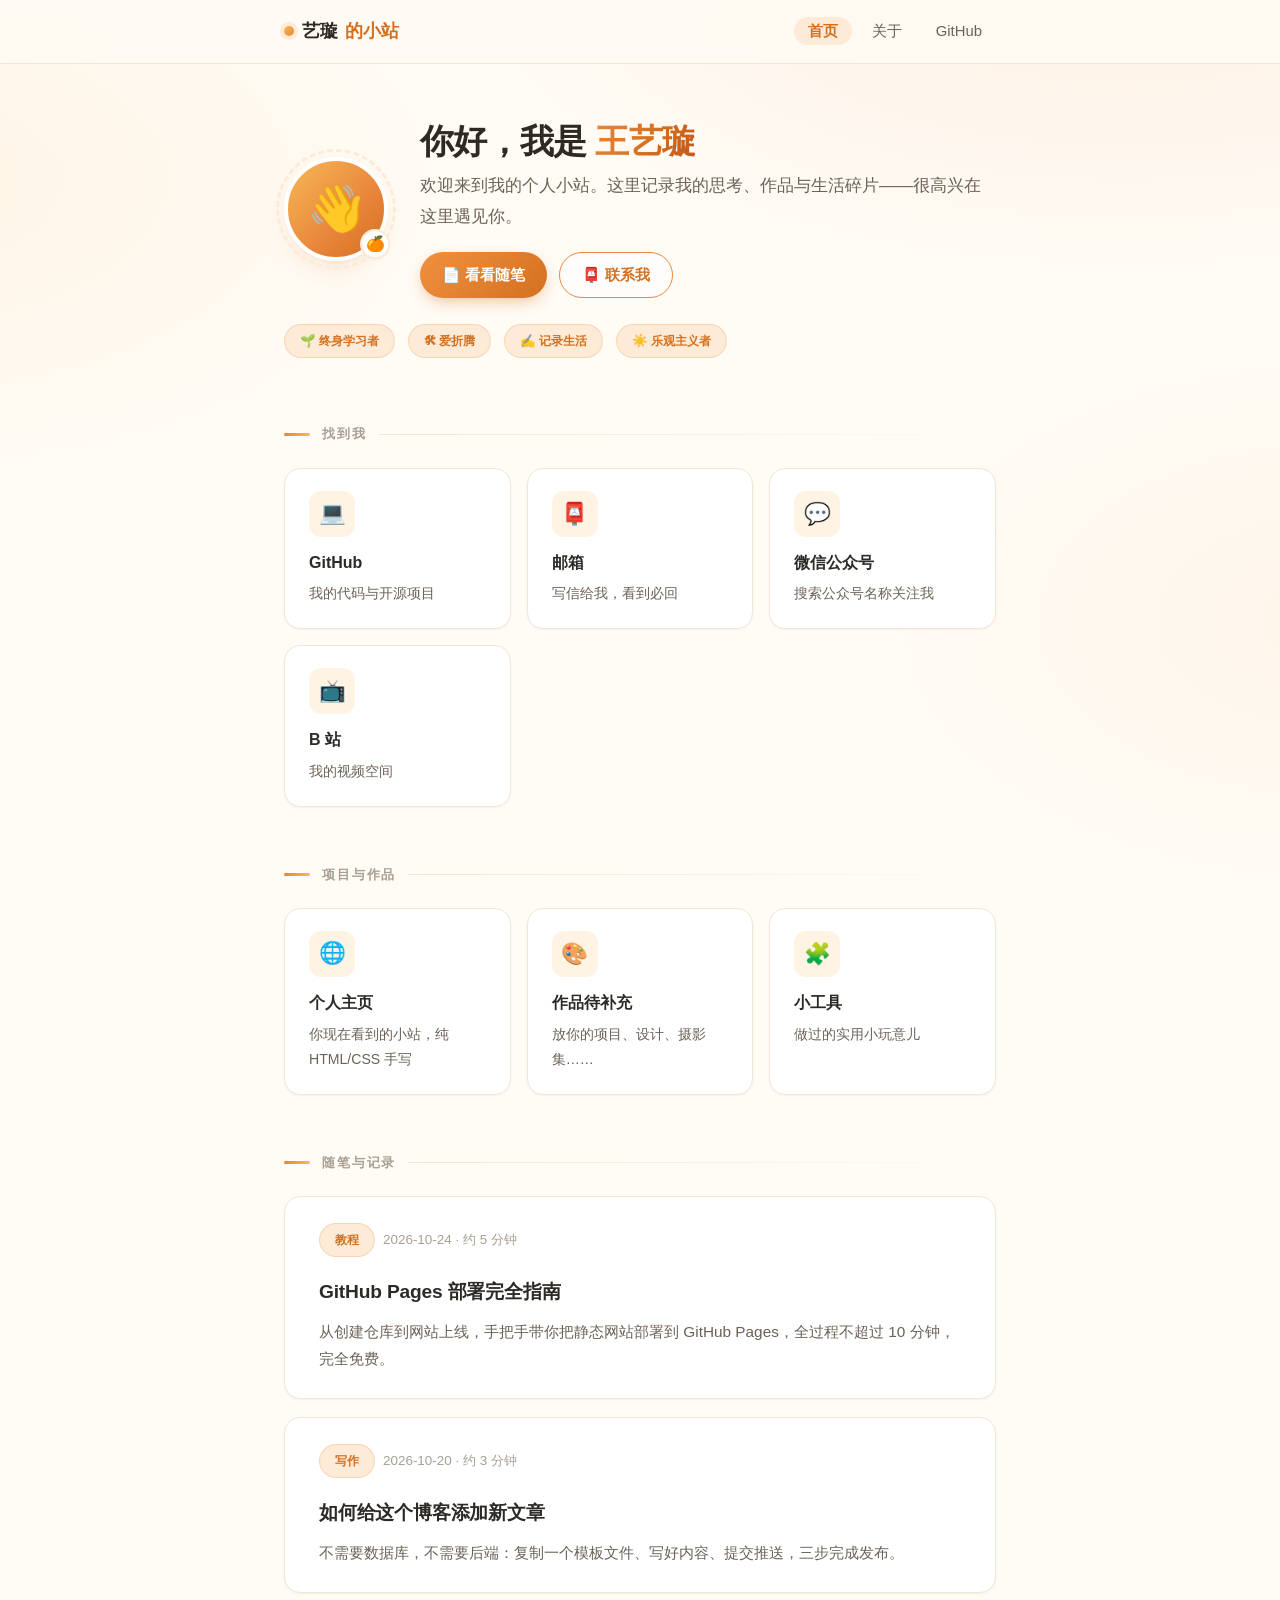
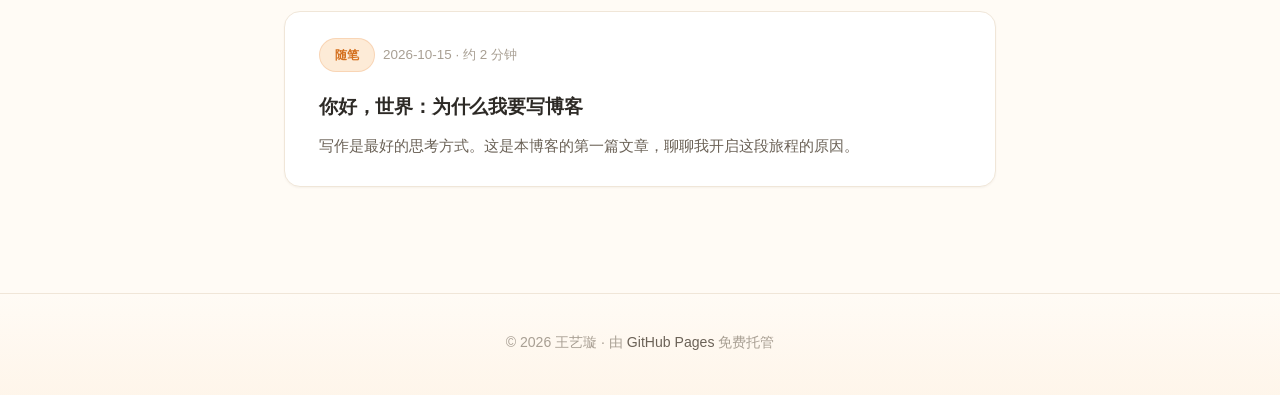
<file: index.html>
<!DOCTYPE html>
<html lang="zh-CN">
<head>
  <meta charset="UTF-8">
  <meta name="viewport" content="width=device-width, initial-scale=1.0">
  <title>王艺璇 · 个人主页</title>
  <meta name="description" content="王艺璇的个人主页：关于我、我的项目与随笔">
  <link rel="stylesheet" href="css/style.css">
</head>
<body>
  <header class="site-header">
    <nav class="nav" aria-label="主导航">
      <a class="nav-logo" href="index.html">艺璇<span>的小站</span></a>
      <ul class="nav-links">
        <li><a href="index.html" class="active">首页</a></li>
        <li><a href="about.html">关于</a></li>
        <li><a href="https://github.com/3278155436" target="_blank" rel="noopener">GitHub</a></li>
      </ul>
    </nav>
  </header>

  <main>
    <!-- 个人介绍 -->
    <section class="profile fade-up" aria-label="自我介绍">
      <div class="avatar-wrap">
        <div class="avatar" aria-hidden="true">👋</div>
        <div class="avatar-badge" aria-hidden="true">🍊</div>
      </div>
      <div>
        <h1>你好，我是 <span class="name">王艺璇</span></h1>
        <p class="bio">欢迎来到我的个人小站。这里记录我的思考、作品与生活碎片——很高兴在这里遇见你。</p>
        <div class="hero-cta">
          <a class="btn btn-primary" href="#posts">📄 看看随笔</a>
          <a class="btn btn-outline" href="#contact">📮 联系我</a>
        </div>
      </div>
    </section>

    <div class="tag-row fade-up" aria-label="身份标签">
      <span class="tag">🌱 终身学习者</span>
      <span class="tag">🛠 爱折腾</span>
      <span class="tag">✍️ 记录生活</span>
      <span class="tag">☀️ 乐观主义者</span>
    </div>

    <!-- 社交 / 联系方式 -->
    <h2 class="section-title" id="contact">找到我</h2>
    <div class="card-grid fade-up">
      <a class="card" href="https://github.com/3278155436" target="_blank" rel="noopener">
        <span class="card-icon">💻</span>
        <h3>GitHub</h3>
        <p>我的代码与开源项目</p>
      </a>
      <a class="card" href="mailto:3278155436@qq.com">
        <span class="card-icon">📮</span>
        <h3>邮箱</h3>
        <p>写信给我，看到必回</p>
      </a>
      <a class="card" href="about.html">
        <span class="card-icon">💬</span>
        <h3>微信公众号</h3>
        <p>搜索公众号名称关注我</p>
      </a>
      <a class="card" href="about.html">
        <span class="card-icon">📺</span>
        <h3>B 站</h3>
        <p>我的视频空间</p>
      </a>
    </div>

    <!-- 项目 / 作品展示 -->
    <h2 class="section-title" id="projects">项目与作品</h2>
    <div class="card-grid fade-up">
      <a class="card" href="https://3278155436.github.io/">
        <span class="card-icon">🌐</span>
        <h3>个人主页</h3>
        <p>你现在看到的小站，纯 HTML/CSS 手写</p>
      </a>
      <a class="card" href="about.html">
        <span class="card-icon">🎨</span>
        <h3>作品待补充</h3>
        <p>放你的项目、设计、摄影集……</p>
      </a>
      <a class="card" href="about.html">
        <span class="card-icon">🧩</span>
        <h3>小工具</h3>
        <p>做过的实用小玩意儿</p>
      </a>
    </div>

    <!-- 随笔 / 文章 -->
    <h2 class="section-title" id="posts">随笔与记录</h2>
    <ul class="post-list">
      <li class="post-item">
        <div class="post-meta">
          <span class="tag">教程</span>2026-10-24 · 约 5 分钟
        </div>
        <h2><a href="posts/github-pages-guide.html">GitHub Pages 部署完全指南</a></h2>
        <p class="post-excerpt">从创建仓库到网站上线，手把手带你把静态网站部署到 GitHub Pages，全过程不超过 10 分钟，完全免费。</p>
      </li>
      <li class="post-item">
        <div class="post-meta">
          <span class="tag">写作</span>2026-10-20 · 约 3 分钟
        </div>
        <h2><a href="posts/how-to-write.html">如何给这个博客添加新文章</a></h2>
        <p class="post-excerpt">不需要数据库，不需要后端：复制一个模板文件、写好内容、提交推送，三步完成发布。</p>
      </li>
      <li class="post-item">
        <div class="post-meta">
          <span class="tag">随笔</span>2026-10-15 · 约 2 分钟
        </div>
        <h2><a href="posts/hello-world.html">你好，世界：为什么我要写博客</a></h2>
        <p class="post-excerpt">写作是最好的思考方式。这是本博客的第一篇文章，聊聊我开启这段旅程的原因。</p>
      </li>
    </ul>
  </main>

  <footer class="site-footer">
    <p>© 2026 王艺璇 · 由 <a href="https://pages.github.com" target="_blank" rel="noopener">GitHub Pages</a> 免费托管</p>
  </footer>
</body>
</html>
</file>
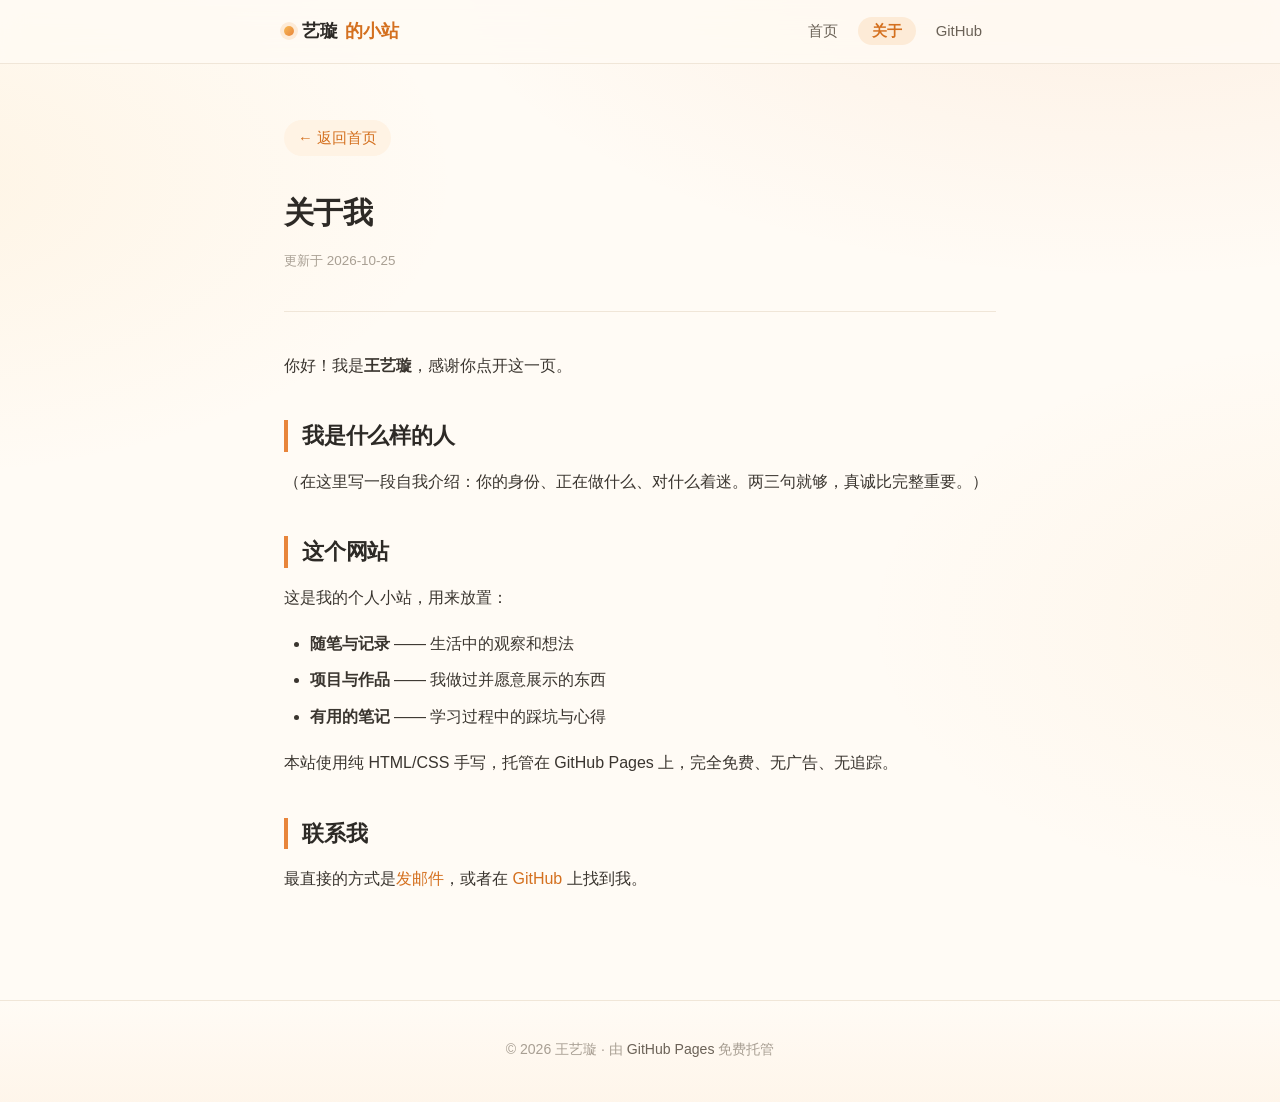
<file: about.html>
<!DOCTYPE html>
<html lang="zh-CN">
<head>
  <meta charset="UTF-8">
  <meta name="viewport" content="width=device-width, initial-scale=1.0">
  <title>关于我 · 王艺璇</title>
  <link rel="stylesheet" href="css/style.css">
</head>
<body>
  <header class="site-header">
    <nav class="nav" aria-label="主导航">
      <a class="nav-logo" href="index.html">艺璇<span>的小站</span></a>
      <ul class="nav-links">
        <li><a href="index.html">首页</a></li>
        <li><a href="about.html" class="active">关于</a></li>
        <li><a href="https://github.com/3278155436" target="_blank" rel="noopener">GitHub</a></li>
      </ul>
    </nav>
  </header>

  <main>
    <a class="back-link" href="index.html">← 返回首页</a>
    <div class="article-header">
      <h1>关于我</h1>
      <div class="post-meta">更新于 2026-10-25</div>
    </div>
    <article class="article-content">
      <p>你好！我是<strong>王艺璇</strong>，感谢你点开这一页。</p>
      <h2>我是什么样的人</h2>
      <p>（在这里写一段自我介绍：你的身份、正在做什么、对什么着迷。两三句就够，真诚比完整重要。）</p>
      <h2>这个网站</h2>
      <p>这是我的个人小站，用来放置：</p>
      <ul>
        <li><strong>随笔与记录</strong> —— 生活中的观察和想法</li>
        <li><strong>项目与作品</strong> —— 我做过并愿意展示的东西</li>
        <li><strong>有用的笔记</strong> —— 学习过程中的踩坑与心得</li>
      </ul>
      <p>本站使用纯 HTML/CSS 手写，托管在 GitHub Pages 上，完全免费、无广告、无追踪。</p>
      <h2>联系我</h2>
      <p>最直接的方式是<a href="mailto:3278155436@qq.com">发邮件</a>，或者在 <a href="https://github.com/3278155436" target="_blank" rel="noopener">GitHub</a> 上找到我。</p>
    </article>
  </main>

  <footer class="site-footer">
    <p>© 2026 王艺璇 · 由 <a href="https://pages.github.com" target="_blank" rel="noopener">GitHub Pages</a> 免费托管</p>
  </footer>
</body>
</html>
</file>
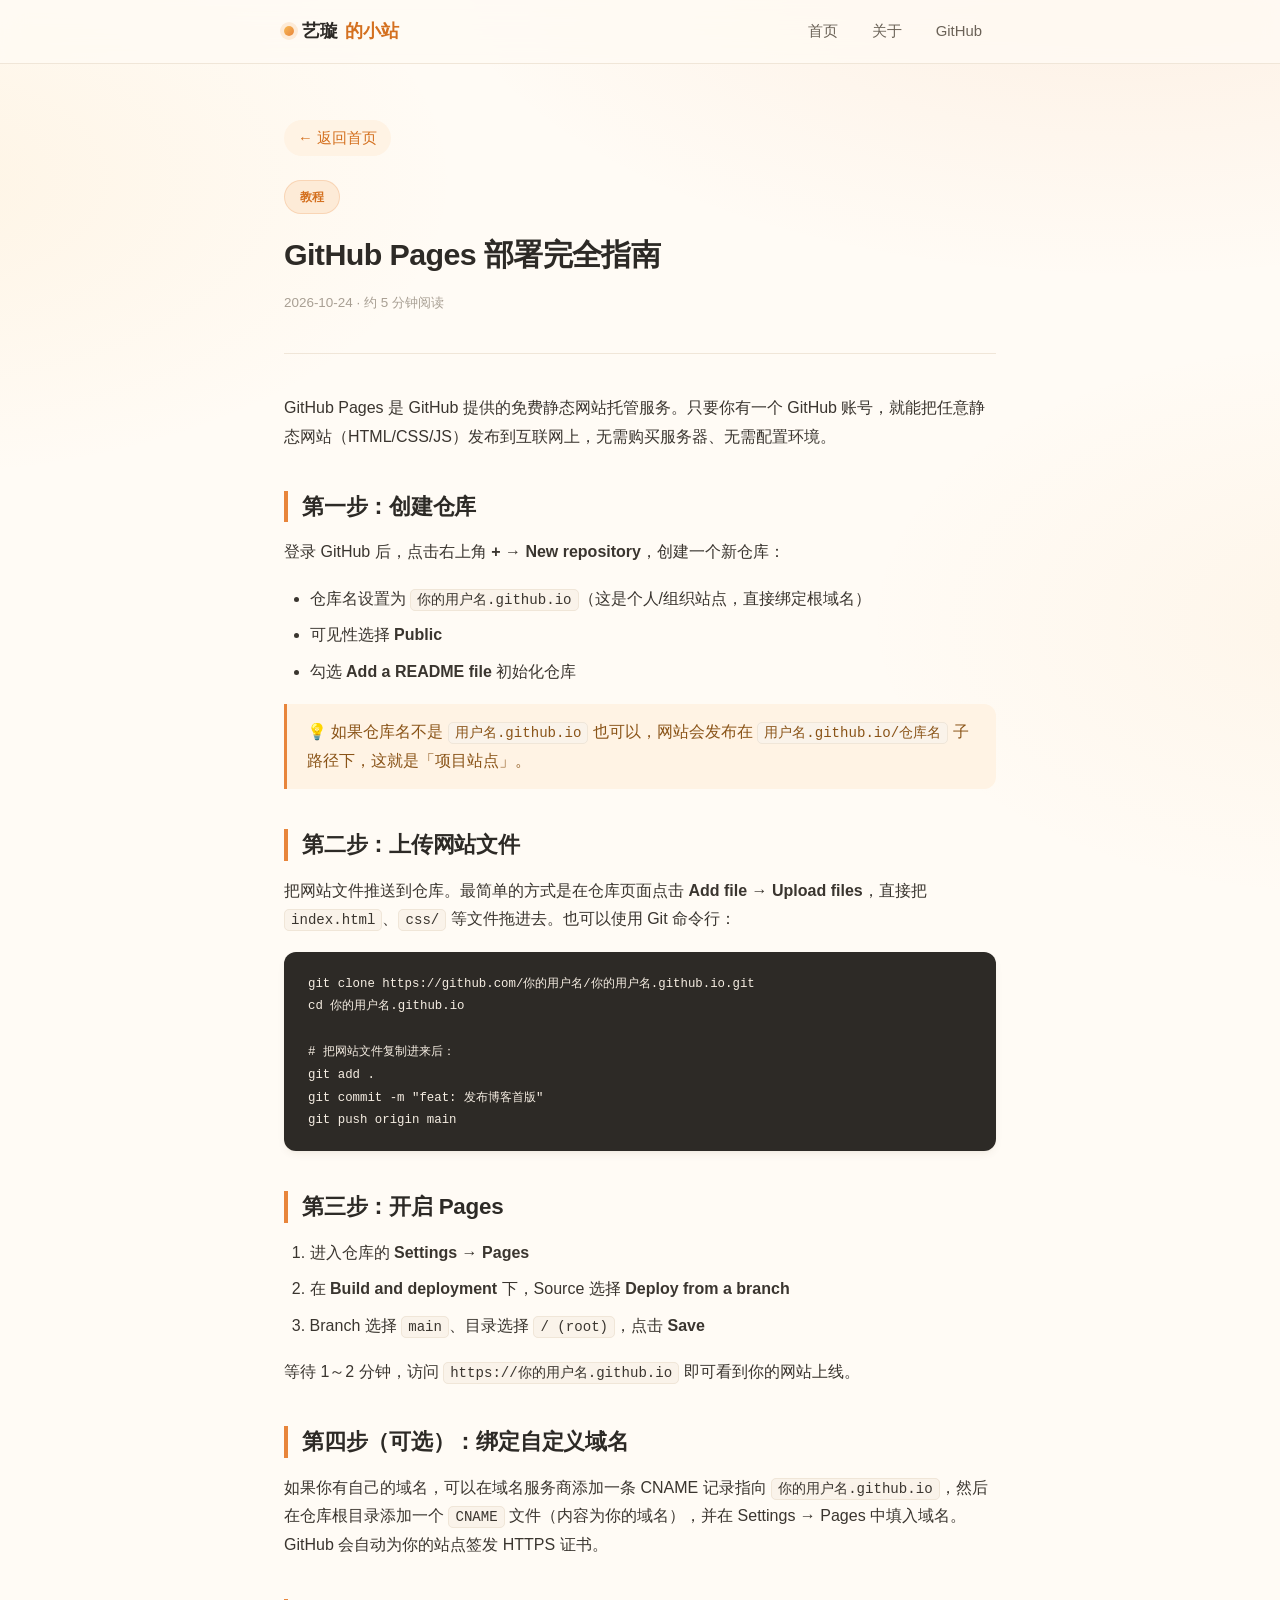
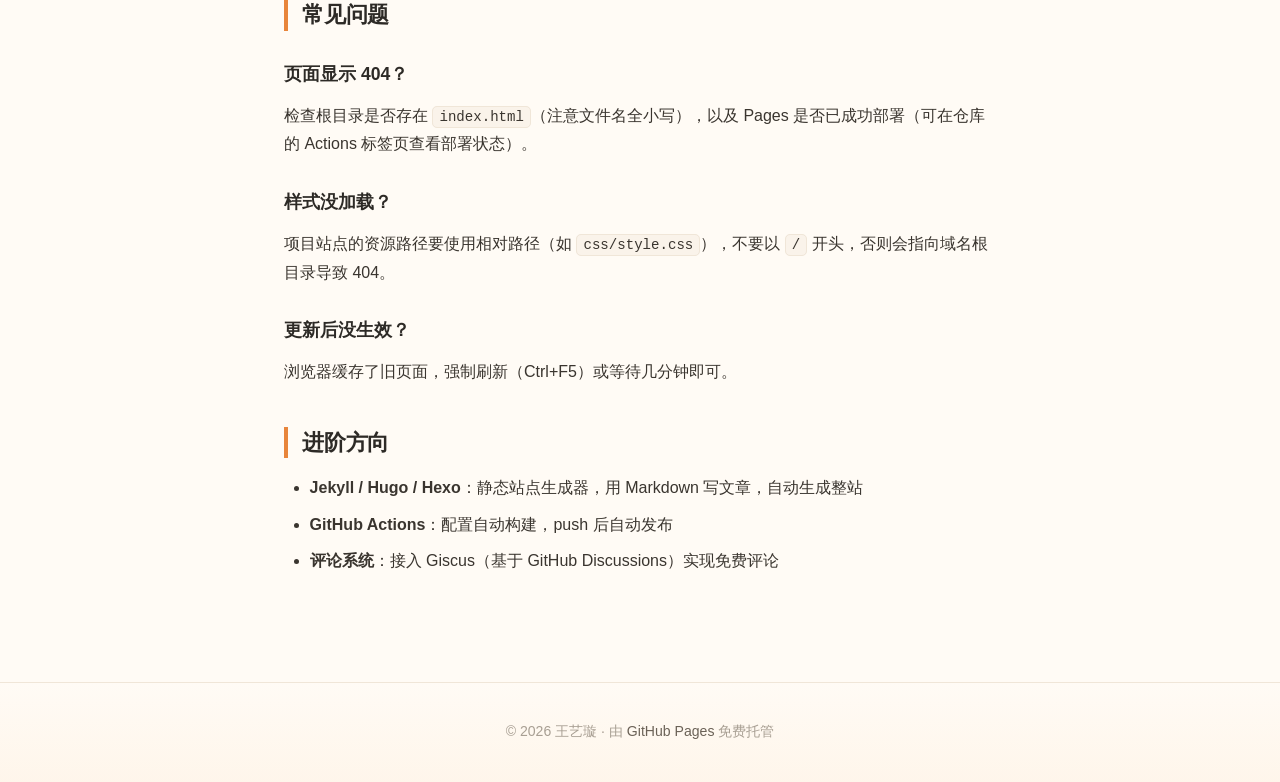
<file: posts/github-pages-guide.html>
<!DOCTYPE html>
<html lang="zh-CN">
<head>
  <meta charset="UTF-8">
  <meta name="viewport" content="width=device-width, initial-scale=1.0">
  <title>GitHub Pages 部署完全指南 · 艺璇的小站</title>
  <link rel="stylesheet" href="../css/style.css">
</head>
<body>
  <header class="site-header">
    <nav class="nav" aria-label="主导航">
      <a class="nav-logo" href="../index.html">艺璇<span>的小站</span></a>
      <ul class="nav-links">
        <li><a href="../index.html">首页</a></li>
        <li><a href="../about.html">关于</a></li>
        <li><a href="https://github.com" target="_blank" rel="noopener">GitHub</a></li>
      </ul>
    </nav>
  </header>

  <main>
    <a class="back-link" href="../index.html">← 返回首页</a>
    <div class="article-header">
      <span class="tag">教程</span>
      <h1>GitHub Pages 部署完全指南</h1>
      <div class="post-meta">2026-10-24 · 约 5 分钟阅读</div>
    </div>

    <article class="article-content">
      <p>GitHub Pages 是 GitHub 提供的免费静态网站托管服务。只要你有一个 GitHub 账号，就能把任意静态网站（HTML/CSS/JS）发布到互联网上，无需购买服务器、无需配置环境。</p>

      <h2>第一步：创建仓库</h2>
      <p>登录 GitHub 后，点击右上角 <strong>+</strong> → <strong>New repository</strong>，创建一个新仓库：</p>
      <ul>
        <li>仓库名设置为 <code>你的用户名.github.io</code>（这是个人/组织站点，直接绑定根域名）</li>
        <li>可见性选择 <strong>Public</strong></li>
        <li>勾选 <strong>Add a README file</strong> 初始化仓库</li>
      </ul>
      <blockquote>💡 如果仓库名不是 <code>用户名.github.io</code> 也可以，网站会发布在 <code>用户名.github.io/仓库名</code> 子路径下，这就是「项目站点」。</blockquote>

      <h2>第二步：上传网站文件</h2>
      <p>把网站文件推送到仓库。最简单的方式是在仓库页面点击 <strong>Add file → Upload files</strong>，直接把 <code>index.html</code>、<code>css/</code> 等文件拖进去。也可以使用 Git 命令行：</p>
      <pre><code>git clone https://github.com/你的用户名/你的用户名.github.io.git
cd 你的用户名.github.io

# 把网站文件复制进来后：
git add .
git commit -m "feat: 发布博客首版"
git push origin main</code></pre>

      <h2>第三步：开启 Pages</h2>
      <ol>
        <li>进入仓库的 <strong>Settings → Pages</strong></li>
        <li>在 <strong>Build and deployment</strong> 下，Source 选择 <strong>Deploy from a branch</strong></li>
        <li>Branch 选择 <code>main</code>、目录选择 <code>/ (root)</code>，点击 <strong>Save</strong></li>
      </ol>
      <p>等待 1～2 分钟，访问 <code>https://你的用户名.github.io</code> 即可看到你的网站上线。</p>

      <h2>第四步（可选）：绑定自定义域名</h2>
      <p>如果你有自己的域名，可以在域名服务商添加一条 CNAME 记录指向 <code>你的用户名.github.io</code>，然后在仓库根目录添加一个 <code>CNAME</code> 文件（内容为你的域名），并在 Settings → Pages 中填入域名。GitHub 会自动为你的站点签发 HTTPS 证书。</p>

      <h2>常见问题</h2>
      <h3>页面显示 404？</h3>
      <p>检查根目录是否存在 <code>index.html</code>（注意文件名全小写），以及 Pages 是否已成功部署（可在仓库的 Actions 标签页查看部署状态）。</p>
      <h3>样式没加载？</h3>
      <p>项目站点的资源路径要使用相对路径（如 <code>css/style.css</code>），不要以 <code>/</code> 开头，否则会指向域名根目录导致 404。</p>
      <h3>更新后没生效？</h3>
      <p>浏览器缓存了旧页面，强制刷新（Ctrl+F5）或等待几分钟即可。</p>

      <h2>进阶方向</h2>
      <ul>
        <li><strong>Jekyll / Hugo / Hexo</strong>：静态站点生成器，用 Markdown 写文章，自动生成整站</li>
        <li><strong>GitHub Actions</strong>：配置自动构建，push 后自动发布</li>
        <li><strong>评论系统</strong>：接入 Giscus（基于 GitHub Discussions）实现免费评论</li>
      </ul>
    </article>
  </main>

  <footer class="site-footer">
    <p>© 2026 王艺璇 · 由 <a href="https://pages.github.com" target="_blank" rel="noopener">GitHub Pages</a> 免费托管</p>
  </footer>
</body>
</html>
</file>
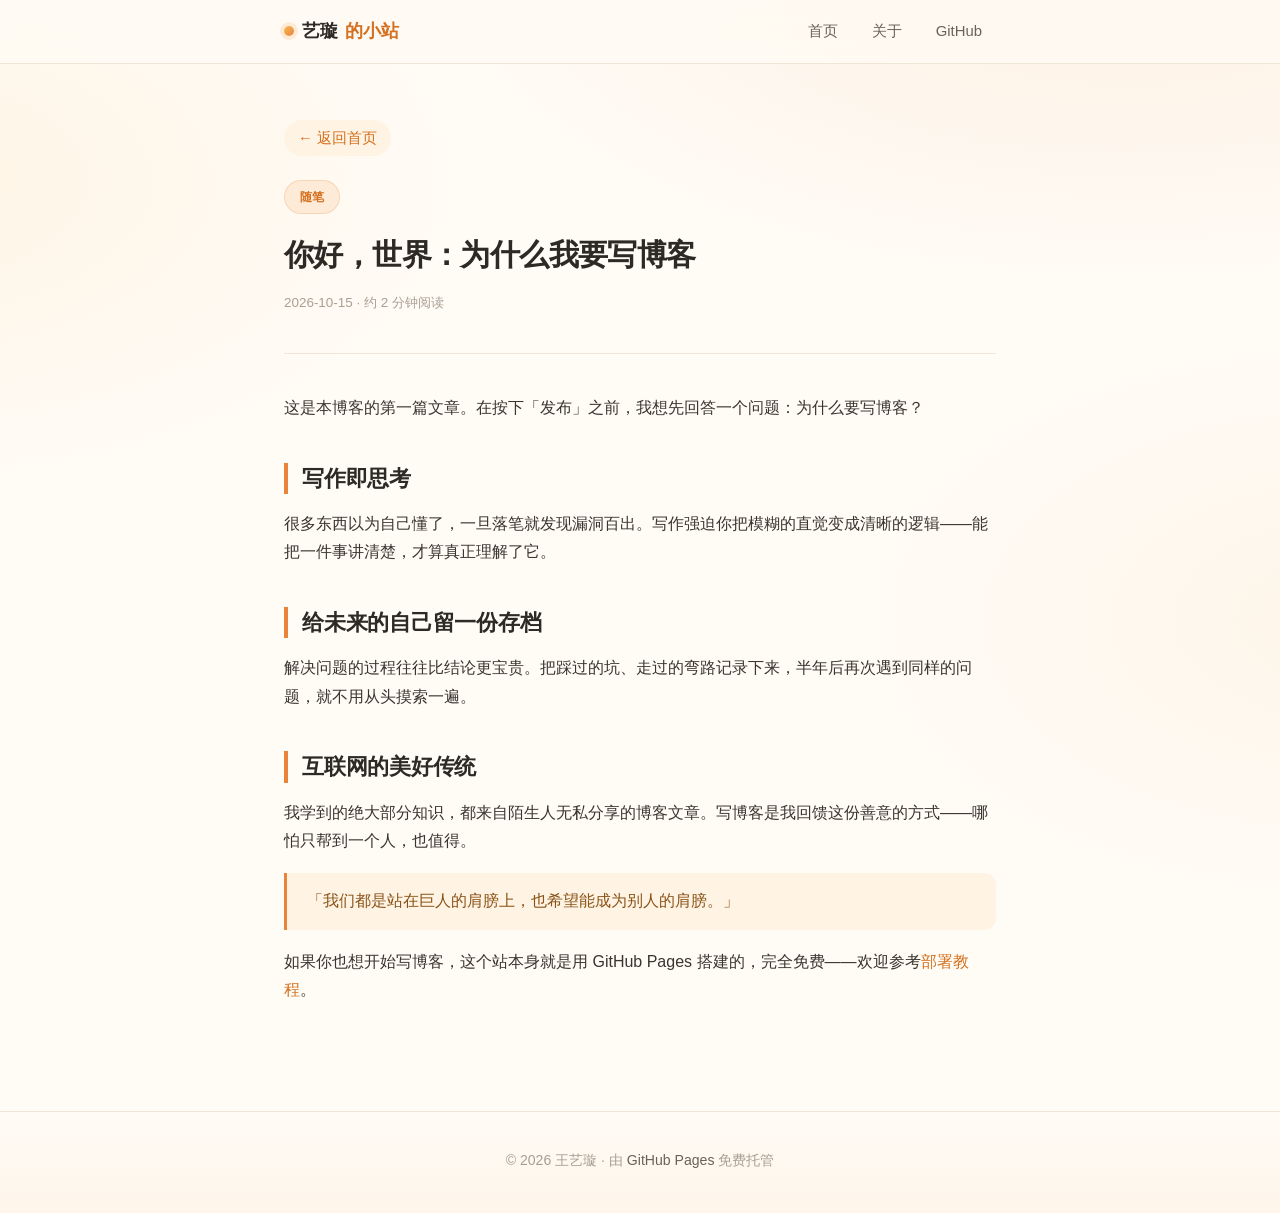
<file: posts/hello-world.html>
<!DOCTYPE html>
<html lang="zh-CN">
<head>
  <meta charset="UTF-8">
  <meta name="viewport" content="width=device-width, initial-scale=1.0">
  <title>你好，世界：为什么我要写博客 · 艺璇的小站</title>
  <link rel="stylesheet" href="../css/style.css">
</head>
<body>
  <header class="site-header">
    <nav class="nav" aria-label="主导航">
      <a class="nav-logo" href="../index.html">艺璇<span>的小站</span></a>
      <ul class="nav-links">
        <li><a href="../index.html">首页</a></li>
        <li><a href="../about.html">关于</a></li>
        <li><a href="https://github.com" target="_blank" rel="noopener">GitHub</a></li>
      </ul>
    </nav>
  </header>

  <main>
    <a class="back-link" href="../index.html">← 返回首页</a>
    <div class="article-header">
      <span class="tag">随笔</span>
      <h1>你好，世界：为什么我要写博客</h1>
      <div class="post-meta">2026-10-15 · 约 2 分钟阅读</div>
    </div>

    <article class="article-content">
      <p>这是本博客的第一篇文章。在按下「发布」之前，我想先回答一个问题：为什么要写博客？</p>

      <h2>写作即思考</h2>
      <p>很多东西以为自己懂了，一旦落笔就发现漏洞百出。写作强迫你把模糊的直觉变成清晰的逻辑——能把一件事讲清楚，才算真正理解了它。</p>

      <h2>给未来的自己留一份存档</h2>
      <p>解决问题的过程往往比结论更宝贵。把踩过的坑、走过的弯路记录下来，半年后再次遇到同样的问题，就不用从头摸索一遍。</p>

      <h2>互联网的美好传统</h2>
      <p>我学到的绝大部分知识，都来自陌生人无私分享的博客文章。写博客是我回馈这份善意的方式——哪怕只帮到一个人，也值得。</p>

      <blockquote>「我们都是站在巨人的肩膀上，也希望能成为别人的肩膀。」</blockquote>

      <p>如果你也想开始写博客，这个站本身就是用 GitHub Pages 搭建的，完全免费——欢迎参考<a href="github-pages-guide.html">部署教程</a>。</p>
    </article>
  </main>

  <footer class="site-footer">
    <p>© 2026 王艺璇 · 由 <a href="https://pages.github.com" target="_blank" rel="noopener">GitHub Pages</a> 免费托管</p>
  </footer>
</body>
</html>
</file>
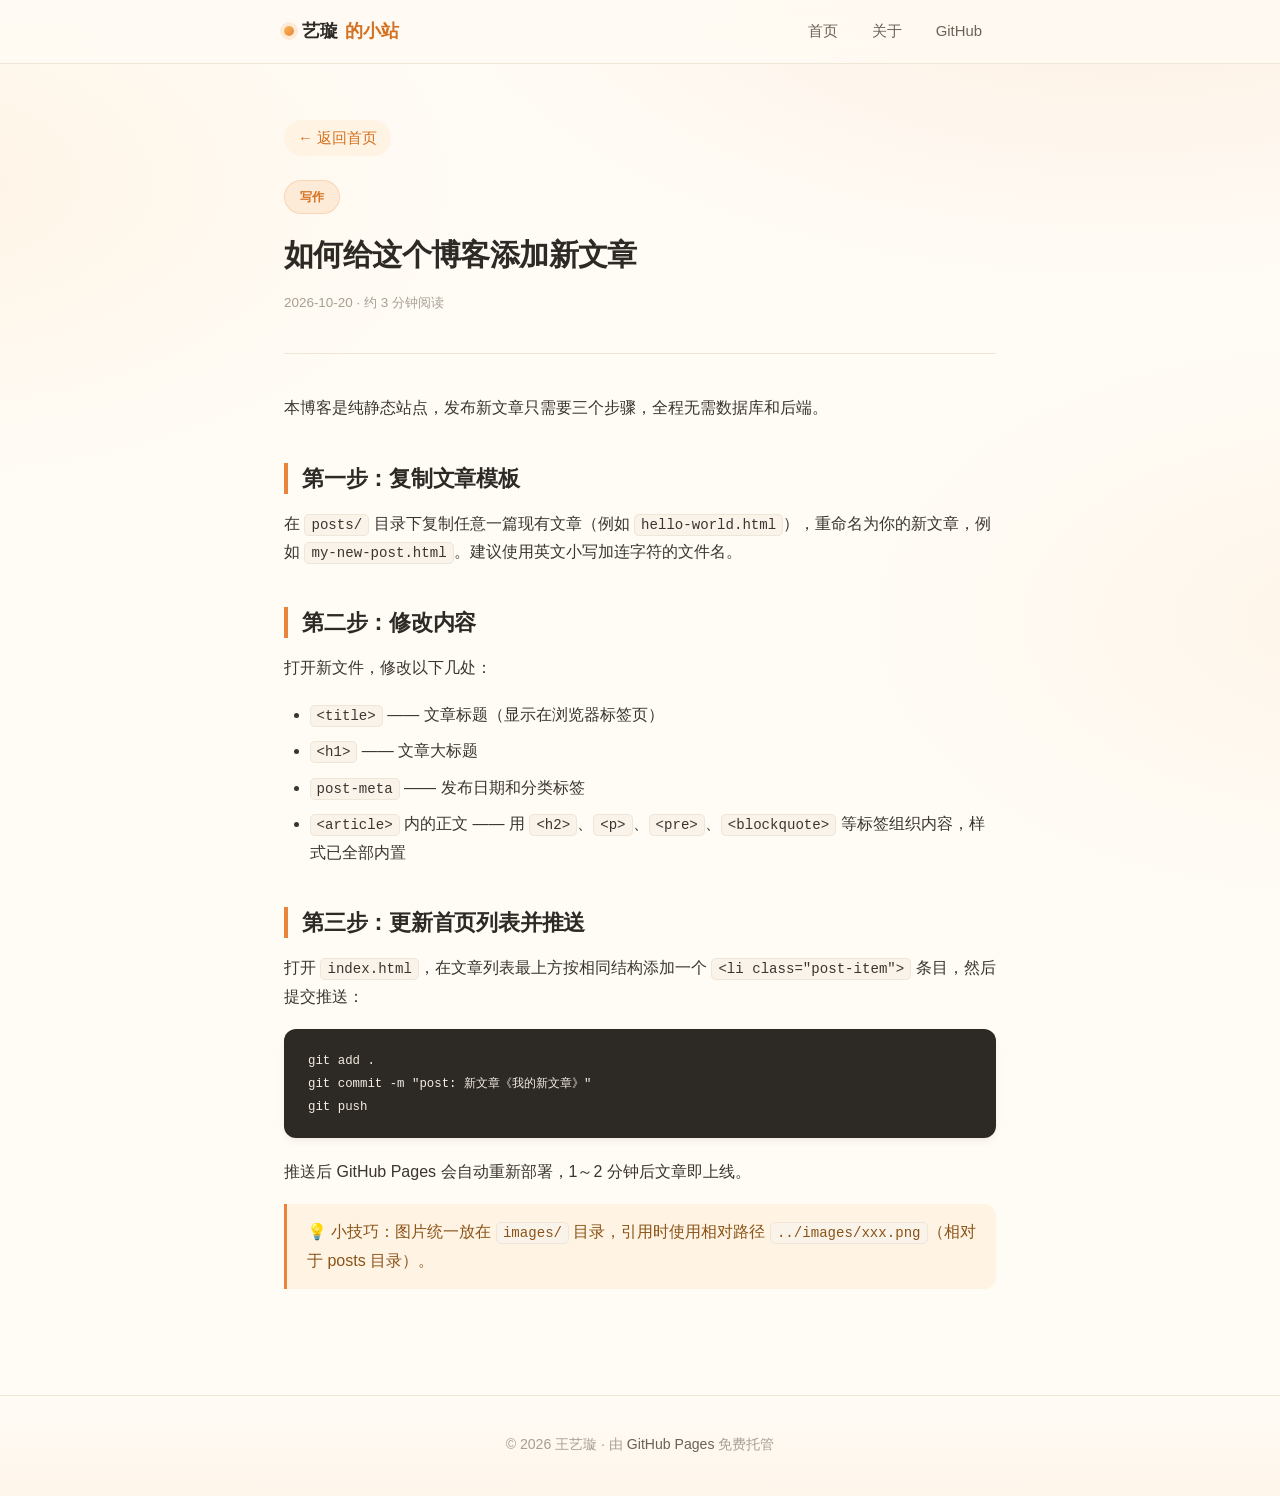
<file: posts/how-to-write.html>
<!DOCTYPE html>
<html lang="zh-CN">
<head>
  <meta charset="UTF-8">
  <meta name="viewport" content="width=device-width, initial-scale=1.0">
  <title>如何给这个博客添加新文章 · 艺璇的小站</title>
  <link rel="stylesheet" href="../css/style.css">
</head>
<body>
  <header class="site-header">
    <nav class="nav" aria-label="主导航">
      <a class="nav-logo" href="../index.html">艺璇<span>的小站</span></a>
      <ul class="nav-links">
        <li><a href="../index.html">首页</a></li>
        <li><a href="../about.html">关于</a></li>
        <li><a href="https://github.com" target="_blank" rel="noopener">GitHub</a></li>
      </ul>
    </nav>
  </header>

  <main>
    <a class="back-link" href="../index.html">← 返回首页</a>
    <div class="article-header">
      <span class="tag">写作</span>
      <h1>如何给这个博客添加新文章</h1>
      <div class="post-meta">2026-10-20 · 约 3 分钟阅读</div>
    </div>

    <article class="article-content">
      <p>本博客是纯静态站点，发布新文章只需要三个步骤，全程无需数据库和后端。</p>

      <h2>第一步：复制文章模板</h2>
      <p>在 <code>posts/</code> 目录下复制任意一篇现有文章（例如 <code>hello-world.html</code>），重命名为你的新文章，例如 <code>my-new-post.html</code>。建议使用英文小写加连字符的文件名。</p>

      <h2>第二步：修改内容</h2>
      <p>打开新文件，修改以下几处：</p>
      <ul>
        <li><code>&lt;title&gt;</code> —— 文章标题（显示在浏览器标签页）</li>
        <li><code>&lt;h1&gt;</code> —— 文章大标题</li>
        <li><code>post-meta</code> —— 发布日期和分类标签</li>
        <li><code>&lt;article&gt;</code> 内的正文 —— 用 <code>&lt;h2&gt;</code>、<code>&lt;p&gt;</code>、<code>&lt;pre&gt;</code>、<code>&lt;blockquote&gt;</code> 等标签组织内容，样式已全部内置</li>
      </ul>

      <h2>第三步：更新首页列表并推送</h2>
      <p>打开 <code>index.html</code>，在文章列表最上方按相同结构添加一个 <code>&lt;li class="post-item"&gt;</code> 条目，然后提交推送：</p>
      <pre><code>git add .
git commit -m "post: 新文章《我的新文章》"
git push</code></pre>
      <p>推送后 GitHub Pages 会自动重新部署，1～2 分钟后文章即上线。</p>

      <blockquote>💡 小技巧：图片统一放在 <code>images/</code> 目录，引用时使用相对路径 <code>../images/xxx.png</code>（相对于 posts 目录）。</blockquote>
    </article>
  </main>

  <footer class="site-footer">
    <p>© 2026 王艺璇 · 由 <a href="https://pages.github.com" target="_blank" rel="noopener">GitHub Pages</a> 免费托管</p>
  </footer>
</body>
</html>
</file>
<file: css/style.css>
/* ================================================================
   艺璇的小站 · 暖色活泼风 v2（设计系统驱动美化版）
   60-30-10: 奶油底 60% / 白卡 30% / 橙色强调 10%
   ================================================================ */
:root {
  /* 色彩 */
  --bg: #fffbf5;
  --surface: #ffffff;
  --text: #2d2a26;
  --text-secondary: #6b6257;
  --text-muted: #a89f93;
  --accent: #e8853b;
  --accent-deep: #d4701f;
  --accent-light: #fdebd7;
  --accent-soft: #fff3e4;
  --border: #f0e6d8;
  --code-bg: #faf3ea;

  /* 圆角 */
  --radius-sm: 8px;
  --radius-md: 12px;
  --radius-lg: 16px;
  --radius-xl: 24px;
  --radius-full: 9999px;

  /* 阴影层级 */
  --shadow-sm: 0 1px 2px rgba(88, 60, 30, 0.05);
  --shadow-md: 0 4px 10px -2px rgba(88, 60, 30, 0.08), 0 2px 4px -2px rgba(88, 60, 30, 0.05);
  --shadow-lg: 0 12px 24px -6px rgba(212, 112, 31, 0.14), 0 4px 8px -4px rgba(88, 60, 30, 0.06);
  --shadow-xl: 0 20px 40px -10px rgba(212, 112, 31, 0.2), 0 8px 16px -8px rgba(88, 60, 30, 0.08);

  /* 动效 */
  --duration-fast: 150ms;
  --duration-normal: 300ms;
  --duration-slow: 500ms;
  --ease-out: cubic-bezier(0, 0, 0.2, 1);
  --ease-spring: cubic-bezier(0.34, 1.56, 0.64, 1);

  --radius: var(--radius-lg);
  --max-width: 760px;
}

* {
  margin: 0;
  padding: 0;
  box-sizing: border-box;
}

html {
  scroll-behavior: smooth;
}

body {
  font-family: -apple-system, BlinkMacSystemFont, "Segoe UI", "PingFang SC",
    "Hiragino Sans GB", "Microsoft YaHei", "Noto Sans SC", sans-serif;
  background:
    radial-gradient(ellipse 700px 340px at 88% -60px, rgba(232, 133, 59, 0.10), transparent),
    radial-gradient(ellipse 560px 300px at -8% 180px, rgba(247, 185, 85, 0.10), transparent),
    radial-gradient(ellipse 480px 280px at 105% 620px, rgba(240, 170, 80, 0.07), transparent),
    var(--bg);
  color: var(--text);
  line-height: 1.78;
  font-size: 16px;
  -webkit-font-smoothing: antialiased;
}

::selection {
  background: var(--accent-light);
  color: var(--accent-deep);
}

/* 自定义滚动条 */
::-webkit-scrollbar {
  width: 10px;
}

::-webkit-scrollbar-track {
  background: var(--bg);
}

::-webkit-scrollbar-thumb {
  background: var(--accent-light);
  border-radius: var(--radius-full);
  border: 2px solid var(--bg);
}

::-webkit-scrollbar-thumb:hover {
  background: var(--accent);
}

a {
  color: var(--accent-deep);
  text-decoration: none;
  transition: color var(--duration-fast) var(--ease-out), opacity var(--duration-fast) var(--ease-out);
}

a:hover {
  opacity: 0.78;
}

/* ============ 导航栏 ============ */
.site-header {
  position: sticky;
  top: 0;
  z-index: 100;
  background: rgba(255, 251, 245, 0.82);
  backdrop-filter: blur(12px) saturate(1.4);
  -webkit-backdrop-filter: blur(12px) saturate(1.4);
  border-bottom: 1px solid var(--border);
}

.nav {
  max-width: var(--max-width);
  margin: 0 auto;
  padding: 15px 24px;
  display: flex;
  align-items: center;
  justify-content: space-between;
}

.nav-logo {
  font-weight: 800;
  font-size: 1.15rem;
  color: var(--text);
  letter-spacing: -0.02em;
  display: inline-flex;
  align-items: center;
  gap: 8px;
}

.nav-logo:hover {
  opacity: 1;
}

.nav-logo::before {
  content: "";
  width: 10px;
  height: 10px;
  border-radius: 50%;
  background: linear-gradient(135deg, #f7b955, var(--accent));
  box-shadow: 0 0 0 4px var(--accent-light);
  animation: pulse 2.4s var(--ease-out) infinite;
}

@keyframes pulse {
  0%, 100% { box-shadow: 0 0 0 3px var(--accent-light); }
  50% { box-shadow: 0 0 0 6px rgba(253, 235, 215, 0.5); }
}

.nav-logo span {
  color: var(--accent-deep);
}

.nav-links {
  display: flex;
  gap: 6px;
  list-style: none;
}

.nav-links a {
  color: var(--text-secondary);
  font-size: 0.93rem;
  font-weight: 500;
  padding: 6px 14px;
  border-radius: var(--radius-full);
  transition: all var(--duration-fast) var(--ease-out);
}

.nav-links a:hover {
  color: var(--accent-deep);
  background: var(--accent-soft);
  opacity: 1;
}

.nav-links a.active {
  color: var(--accent-deep);
  background: var(--accent-light);
  font-weight: 600;
}

/* ============ 主体布局 ============ */
main {
  max-width: var(--max-width);
  margin: 0 auto;
  padding: 56px 24px 88px;
}

/* ============ 入场动画（错落渐入） ============ */
.fade-up {
  animation: fadeUp var(--duration-slow) var(--ease-out) both;
}

.fade-up:nth-child(2) { animation-delay: 80ms; }
.fade-up:nth-child(3) { animation-delay: 160ms; }
.fade-up:nth-child(4) { animation-delay: 240ms; }

@keyframes fadeUp {
  from { opacity: 0; transform: translateY(22px); }
  to { opacity: 1; transform: translateY(0); }
}

@media (prefers-reduced-motion: reduce) {
  .fade-up, .avatar, .nav-logo::before {
    animation: none !important;
  }
}

/* ============ 个人介绍区 ============ */
.profile {
  display: flex;
  align-items: center;
  gap: 32px;
  margin-bottom: 8px;
}

.avatar-wrap {
  position: relative;
  flex-shrink: 0;
}

.avatar {
  width: 104px;
  height: 104px;
  border-radius: 50%;
  background: linear-gradient(135deg, #f7b955, #e8853b 60%, #d4701f);
  display: flex;
  align-items: center;
  justify-content: center;
  font-size: 2.8rem;
  box-shadow: var(--shadow-lg);
  border: 4px solid #fff;
  outline: 3px dashed var(--accent-light);
  outline-offset: 5px;
  animation: float 5s ease-in-out infinite;
}

@keyframes float {
  0%, 100% { transform: translateY(0); }
  50% { transform: translateY(-7px); }
}

.avatar-badge {
  position: absolute;
  right: -2px;
  bottom: 2px;
  width: 30px;
  height: 30px;
  border-radius: 50%;
  background: var(--surface);
  border: 2px solid var(--accent-light);
  display: flex;
  align-items: center;
  justify-content: center;
  font-size: 0.95rem;
  box-shadow: var(--shadow-sm);
}

.profile h1 {
  font-size: 2.1rem;
  font-weight: 800;
  letter-spacing: -0.02em;
  line-height: 1.3;
  margin-bottom: 8px;
}

.profile h1 .name {
  background: linear-gradient(120deg, #e8853b, #d4701f 55%, #c2571b);
  -webkit-background-clip: text;
  background-clip: text;
  -webkit-text-fill-color: transparent;
  color: var(--accent-deep);
}

.profile .bio {
  color: var(--text-secondary);
  font-size: 1.06rem;
  max-width: 34em;
}

/* Hero 行动按钮 */
.hero-cta {
  display: flex;
  gap: 12px;
  margin-top: 20px;
}

.btn {
  display: inline-flex;
  align-items: center;
  gap: 7px;
  padding: 9px 22px;
  border-radius: var(--radius-full);
  font-weight: 600;
  font-size: 0.93rem;
  transition: all var(--duration-fast) var(--ease-out);
}

.btn:hover {
  opacity: 1;
  transform: translateY(-2px);
}

.btn-primary {
  background: linear-gradient(135deg, #f0913f, var(--accent-deep));
  color: #fff;
  box-shadow: 0 6px 16px -4px rgba(212, 112, 31, 0.45);
}

.btn-primary:hover {
  box-shadow: 0 10px 22px -6px rgba(212, 112, 31, 0.55);
  filter: brightness(1.05);
}

.btn-outline {
  border: 1.5px solid var(--accent);
  color: var(--accent-deep);
  background: rgba(255, 255, 255, 0.6);
}

.btn-outline:hover {
  background: var(--accent-light);
}

.tag-row {
  margin: 26px 0 8px;
}

.tag {
  display: inline-block;
  background: var(--accent-light);
  color: var(--accent-deep);
  font-size: 0.78rem;
  font-weight: 600;
  padding: 5px 15px;
  border-radius: var(--radius-full);
  margin: 0 8px 8px 0;
  border: 1px solid rgba(232, 133, 59, 0.22);
  transition: all var(--duration-fast) var(--ease-out);
}

.tag:hover {
  transform: translateY(-2px) rotate(-1.5deg);
  box-shadow: var(--shadow-sm);
}

/* ============ 区块标题 ============ */
.section-title {
  display: flex;
  align-items: center;
  gap: 12px;
  font-size: 0.82rem;
  font-weight: 700;
  text-transform: uppercase;
  letter-spacing: 0.14em;
  color: var(--text-muted);
  margin: 56px 0 22px;
}

.section-title::before {
  content: "";
  width: 26px;
  height: 3px;
  border-radius: var(--radius-full);
  background: linear-gradient(90deg, var(--accent), #f7b955);
  flex-shrink: 0;
}

.section-title::after {
  content: "";
  flex: 1;
  height: 1px;
  background: linear-gradient(90deg, var(--border), transparent);
}

/* ============ 卡片网格（社交链接 / 项目） ============ */
.card-grid {
  display: grid;
  grid-template-columns: repeat(auto-fill, minmax(220px, 1fr));
  gap: 16px;
}

.card {
  position: relative;
  overflow: hidden;
  background: var(--surface);
  border: 1px solid var(--border);
  border-radius: var(--radius-lg);
  padding: 22px 24px;
  display: block;
  color: var(--text);
  box-shadow: var(--shadow-sm);
  transition: transform var(--duration-normal) var(--ease-out),
    box-shadow var(--duration-normal) var(--ease-out),
    border-color var(--duration-normal) var(--ease-out);
}

.card::before {
  content: "";
  position: absolute;
  top: 0;
  left: 0;
  right: 0;
  height: 3px;
  background: linear-gradient(90deg, #f7b955, var(--accent), #d4701f);
  transform: scaleX(0);
  transform-origin: left;
  transition: transform var(--duration-normal) var(--ease-out);
}

.card:hover {
  transform: translateY(-4px);
  box-shadow: var(--shadow-lg);
  border-color: rgba(232, 133, 59, 0.35);
  opacity: 1;
}

.card:hover::before {
  transform: scaleX(1);
}

.card .card-icon {
  width: 46px;
  height: 46px;
  border-radius: var(--radius-md);
  background: var(--accent-soft);
  display: flex;
  align-items: center;
  justify-content: center;
  font-size: 1.35rem;
  margin-bottom: 12px;
  transition: transform var(--duration-normal) var(--ease-spring);
}

.card:hover .card-icon {
  transform: scale(1.12) rotate(-6deg);
}

.card h3 {
  font-size: 1rem;
  font-weight: 700;
  margin-bottom: 4px;
}

.card p {
  font-size: 0.88rem;
  color: var(--text-secondary);
}

/* ============ 文章列表 ============ */
.post-list {
  list-style: none;
}

.post-item {
  position: relative;
  background: var(--surface);
  border: 1px solid var(--border);
  border-radius: var(--radius-lg);
  padding: 26px 30px 26px 34px;
  margin-bottom: 18px;
  box-shadow: var(--shadow-sm);
  transition: transform var(--duration-normal) var(--ease-out),
    box-shadow var(--duration-normal) var(--ease-out);
}

.post-item::before {
  content: "";
  position: absolute;
  left: 0;
  top: 18px;
  bottom: 18px;
  width: 4px;
  border-radius: var(--radius-full);
  background: linear-gradient(180deg, #f7b955, var(--accent));
  opacity: 0;
  transform: scaleY(0.4);
  transition: all var(--duration-normal) var(--ease-out);
}

.post-item:hover {
  transform: translateY(-3px);
  box-shadow: var(--shadow-lg);
}

.post-item:hover::before {
  opacity: 1;
  transform: scaleY(1);
}

.post-item h2 {
  font-size: 1.2rem;
  font-weight: 700;
  margin-bottom: 8px;
  letter-spacing: -0.01em;
}

.post-item h2 a {
  color: var(--text);
}

.post-item h2 a:hover {
  color: var(--accent-deep);
  opacity: 1;
}

.post-meta {
  font-size: 0.84rem;
  color: var(--text-muted);
  margin-bottom: 10px;
}

.post-excerpt {
  color: var(--text-secondary);
  font-size: 0.96rem;
}

/* ============ 文章页 ============ */
.article-header {
  margin-bottom: 40px;
  padding-bottom: 28px;
  border-bottom: 1px solid var(--border);
}

.article-header h1 {
  font-size: 1.9rem;
  font-weight: 800;
  letter-spacing: -0.02em;
  line-height: 1.35;
  margin: 12px 0 16px;
}

.article-content h2 {
  font-size: 1.4rem;
  font-weight: 700;
  margin: 40px 0 16px;
  letter-spacing: -0.01em;
  padding-left: 14px;
  border-left: 4px solid var(--accent);
  line-height: 1.4;
}

.article-content h3 {
  font-size: 1.1rem;
  font-weight: 700;
  margin: 28px 0 12px;
}

.article-content p {
  margin-bottom: 18px;
  color: #3a352f;
}

.article-content ul,
.article-content ol {
  margin: 0 0 18px 1.6em;
  color: #3a352f;
}

.article-content li {
  margin-bottom: 8px;
}

.article-content code {
  background: var(--code-bg);
  border: 1px solid var(--border);
  border-radius: 5px;
  padding: 2px 6px;
  font-size: 0.88em;
  font-family: "SF Mono", "Cascadia Code", Consolas, monospace;
}

.article-content pre {
  background: #2d2a26;
  color: #f5ede2;
  border-radius: var(--radius-md);
  padding: 20px 24px;
  overflow-x: auto;
  margin-bottom: 20px;
  font-size: 0.88rem;
  line-height: 1.6;
  box-shadow: var(--shadow-md);
}

.article-content pre code {
  background: none;
  border: none;
  padding: 0;
  color: inherit;
}

.article-content blockquote {
  border-left: 3px solid var(--accent);
  background: var(--accent-soft);
  padding: 14px 20px;
  border-radius: 0 var(--radius-md) var(--radius-md) 0;
  margin-bottom: 18px;
  color: #8a5418;
}

.article-content strong {
  font-weight: 700;
}

/* ============ 页脚 ============ */
.site-footer {
  border-top: 1px solid var(--border);
  padding: 36px 24px 40px;
  text-align: center;
  color: var(--text-muted);
  font-size: 0.88rem;
  background: linear-gradient(180deg, transparent, rgba(253, 235, 215, 0.35));
}

.site-footer a {
  color: var(--text-secondary);
  font-weight: 500;
}

/* ============ 返回链接 ============ */
.back-link {
  display: inline-block;
  margin-bottom: 24px;
  font-size: 0.92rem;
  padding: 5px 14px;
  border-radius: var(--radius-full);
  background: var(--accent-soft);
  color: var(--accent-deep);
  font-weight: 500;
}

.back-link:hover {
  background: var(--accent-light);
  opacity: 1;
}

/* ============ 移动端适配 ============ */
@media (max-width: 600px) {
  .profile {
    flex-direction: column;
    text-align: center;
    gap: 18px;
  }

  .profile .bio {
    max-width: none;
  }

  .hero-cta {
    justify-content: center;
  }

  .profile h1 {
    font-size: 1.6rem;
  }

  .nav {
    padding: 13px 20px;
  }

  .nav-links {
    gap: 4px;
  }

  .nav-links a {
    padding: 5px 10px;
    font-size: 0.88rem;
  }

  .card-grid {
    grid-template-columns: 1fr;
  }

  .post-item {
    padding: 22px 20px 22px 26px;
  }

  main {
    padding: 36px 20px 64px;
  }
}
</file>
